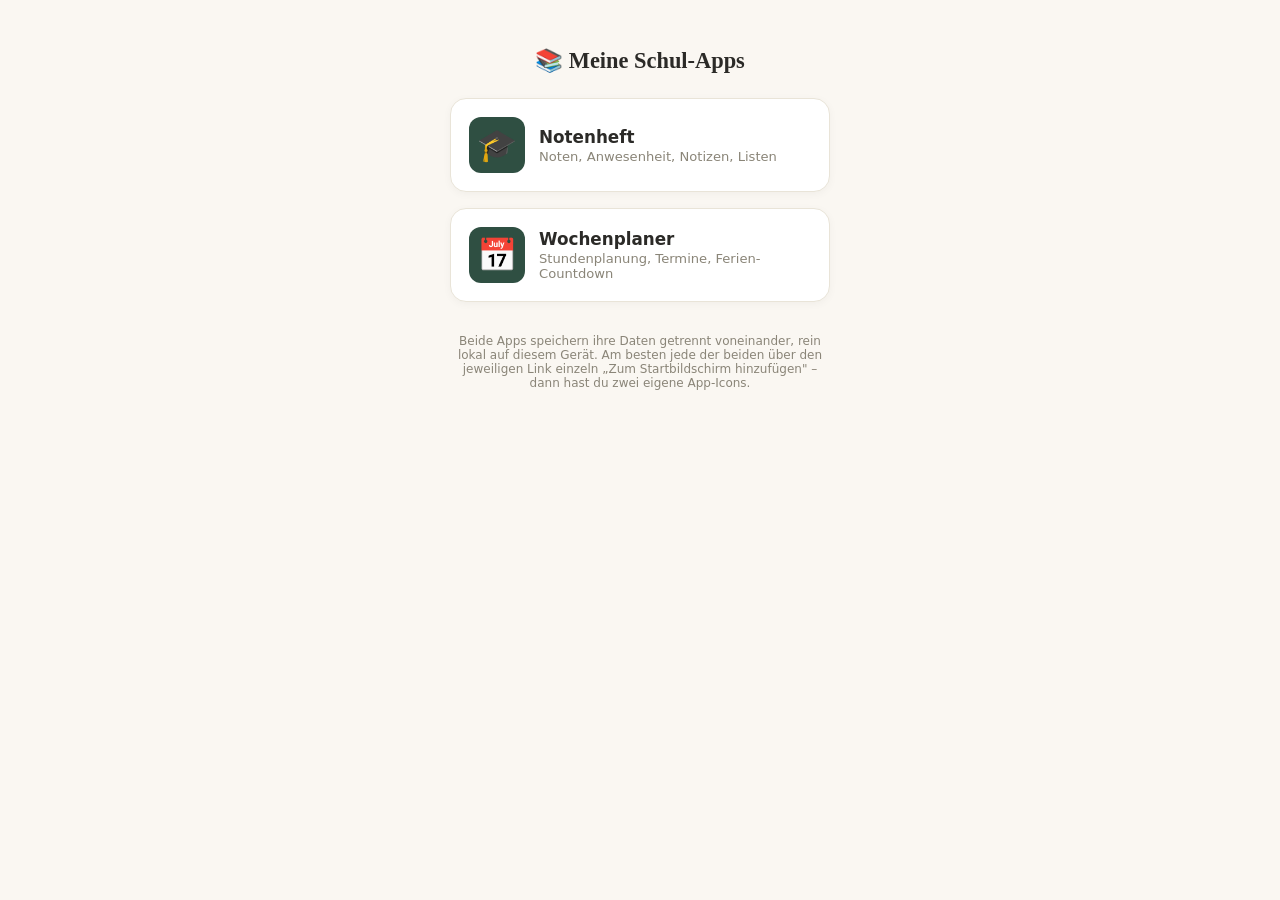
<file: index.html>
<!DOCTYPE html>
<html lang="de">
<head>
<meta charset="UTF-8" />
<meta name="viewport" content="width=device-width, initial-scale=1" />
<title>Meine Schul-Apps</title>
<style>
  :root {
    --bg: #FAF7F2; --ink: #2b2a27; --muted: #8a8578;
    --card: #ffffff; --card-border: #e9e4d8;
    --green: #2F4F42; --mustard: #C99A3E;
  }
  * { box-sizing: border-box; }
  body {
    margin: 0; background: var(--bg); color: var(--ink);
    font-family: ui-sans-serif, system-ui, -apple-system, "Segoe UI", sans-serif;
    display: flex; flex-direction: column; align-items: center; min-height: 100vh; padding: 32px 16px;
  }
  h1 { font-family: ui-serif, Georgia, serif; font-size: 1.4rem; margin-bottom: 24px; text-align: center; }
  .cards { display: flex; flex-direction: column; gap: 16px; width: 100%; max-width: 380px; }
  a.card {
    display: flex; align-items: center; gap: 14px; background: var(--card); border: 1px solid var(--card-border);
    border-radius: 16px; padding: 18px; text-decoration: none; color: var(--ink);
    box-shadow: 0 2px 8px rgba(0,0,0,0.04);
  }
  a.card .icon { font-size: 2rem; background: var(--green); color: #fff; width: 56px; height: 56px; border-radius: 12px; display: flex; align-items: center; justify-content: center; flex-shrink: 0; }
  a.card .text h2 { margin: 0 0 2px; font-size: 1.05rem; }
  a.card .text p { margin: 0; font-size: 0.82rem; color: var(--muted); }
  footer { margin-top: 32px; font-size: 0.75rem; color: var(--muted); text-align: center; max-width: 380px; }
</style>
</head>
<body>
<h1>📚 Meine Schul-Apps</h1>
<div class="cards">
  <a class="card" href="notenheft/index.html">
    <div class="icon">🎓</div>
    <div class="text"><h2>Notenheft</h2><p>Noten, Anwesenheit, Notizen, Listen</p></div>
  </a>
  <a class="card" href="wochenplaner/index.html">
    <div class="icon">📅</div>
    <div class="text"><h2>Wochenplaner</h2><p>Stundenplanung, Termine, Ferien-Countdown</p></div>
  </a>
</div>
<footer>Beide Apps speichern ihre Daten getrennt voneinander, rein lokal auf diesem Gerät. Am besten jede der beiden über den jeweiligen Link einzeln „Zum Startbildschirm hinzufügen" – dann hast du zwei eigene App-Icons.</footer>
</body>
</html>
</file>
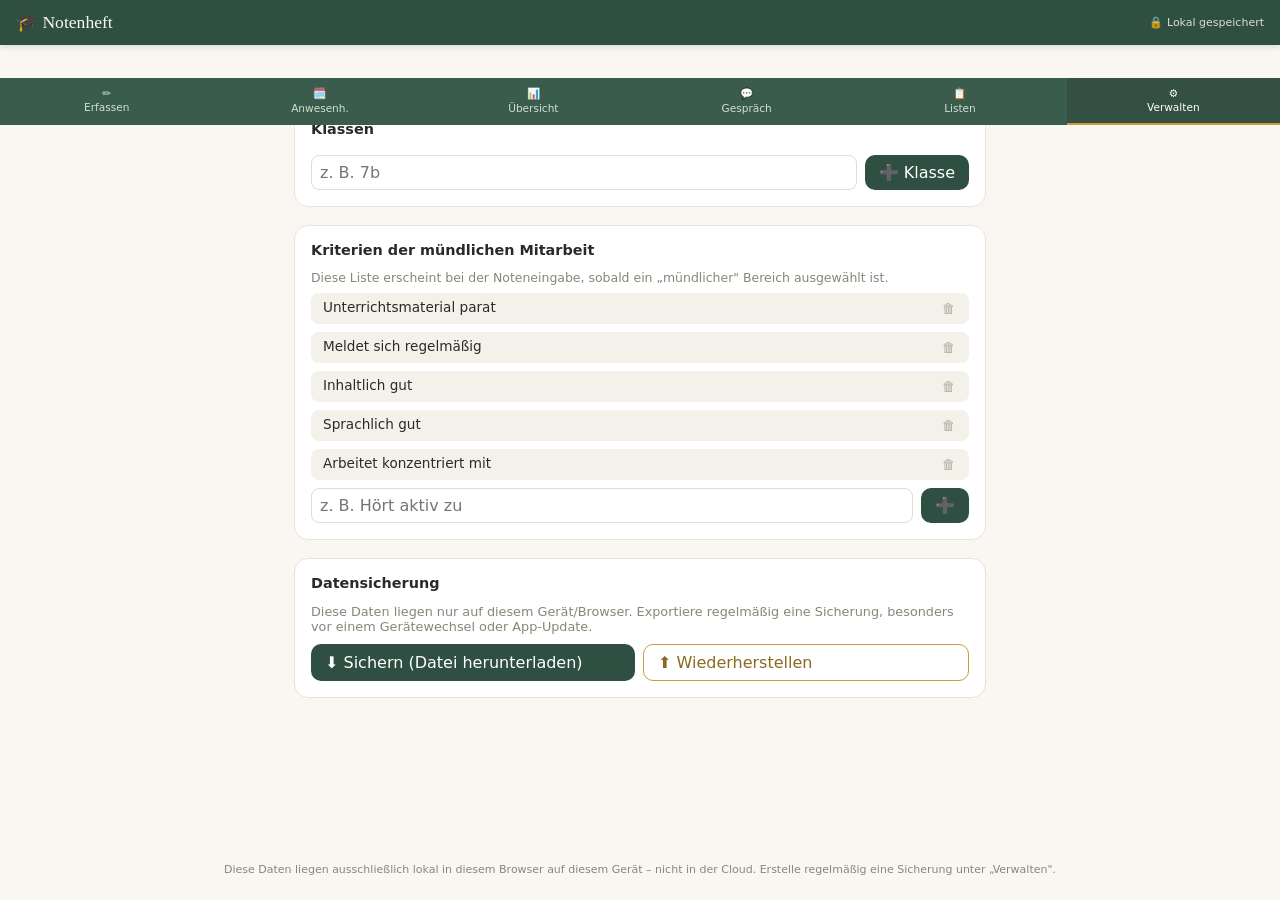
<file: notenheft/index.html>
<!DOCTYPE html>
<html lang="de">
<head>
<meta charset="UTF-8" />
<meta name="viewport" content="width=device-width, initial-scale=1, viewport-fit=cover" />
<title>Notenheft</title>
<meta name="description" content="Offline-Notenheft für Lehrkräfte: Noten erfassen, Zeugnisnoten berechnen, Notizen für Elterngespräche." />

<link rel="manifest" href="manifest.json" />
<meta name="theme-color" content="#2F4F42" />

<!-- iOS: „Zum Home-Bildschirm“ als App-ähnliches Fenster ohne Browserleiste -->
<meta name="apple-mobile-web-app-capable" content="yes" />
<meta name="apple-mobile-web-app-status-bar-style" content="black-translucent" />
<meta name="apple-mobile-web-app-title" content="Notenheft" />
<link rel="apple-touch-icon" href="icons/icon-192.png" />
<link rel="icon" href="icons/icon-192.png" />

<link rel="stylesheet" href="styles.css" />
</head>
<body>
<div id="app">Wird geladen …</div>

<script src="app.js" defer></script>
<script>
  if ('serviceWorker' in navigator) {
    window.addEventListener('load', () => {
      navigator.serviceWorker.register('sw.js').catch(function (err) {
        console.warn('Service Worker konnte nicht registriert werden:', err);
      });
    });
  }
</script>
</body>
</html>
</file>
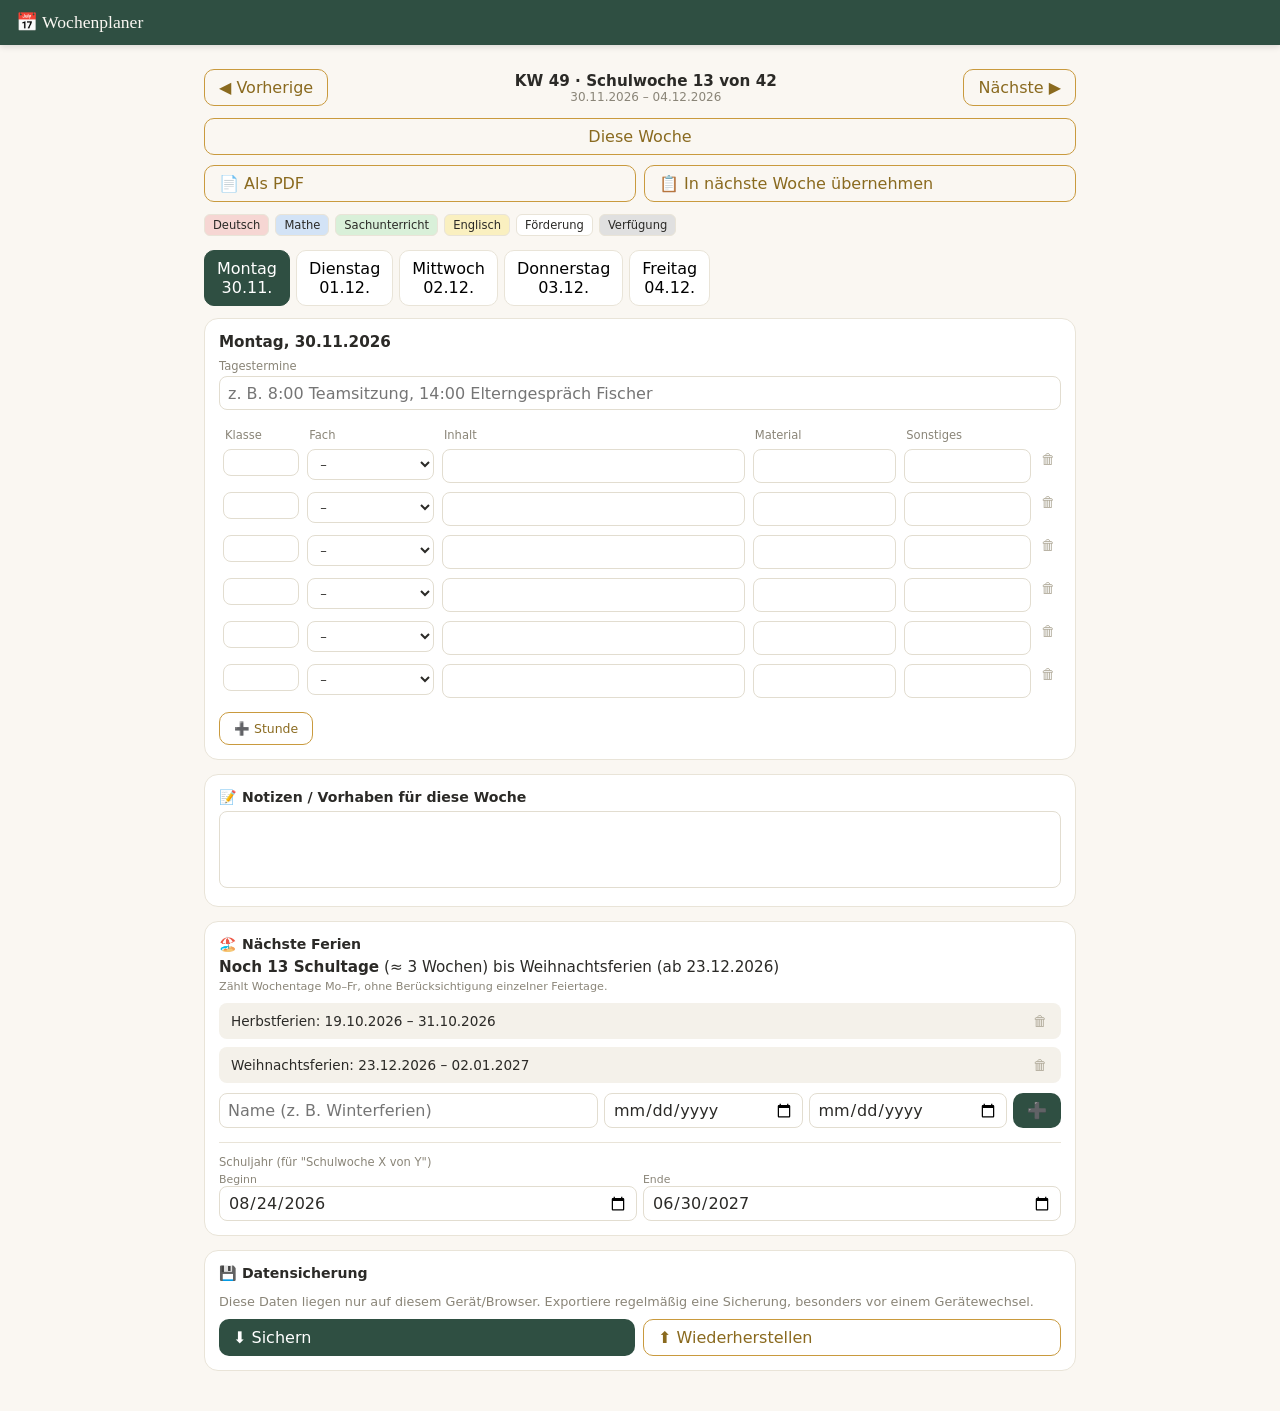
<file: wochenplaner/index.html>
<!DOCTYPE html>
<html lang="de">
<head>
<meta charset="UTF-8" />
<meta name="viewport" content="width=device-width, initial-scale=1, viewport-fit=cover" />
<title>Wochenplaner</title>
<meta name="description" content="Offline-Wochenplaner für Lehrkräfte: Stundenplanung, Tagestermine, Ferien-Countdown." />

<link rel="manifest" href="manifest.json" />
<meta name="theme-color" content="#2F4F42" />

<meta name="apple-mobile-web-app-capable" content="yes" />
<meta name="apple-mobile-web-app-status-bar-style" content="black-translucent" />
<meta name="apple-mobile-web-app-title" content="Wochenplaner" />
<link rel="apple-touch-icon" href="icons/icon-192.png" />
<link rel="icon" href="icons/icon-192.png" />

<link rel="stylesheet" href="styles.css" />
</head>
<body>
<div id="app">Wird geladen …</div>

<script src="app.js" defer></script>
<script>
  if ('serviceWorker' in navigator) {
    window.addEventListener('load', () => {
      navigator.serviceWorker.register('sw.js').catch(function (err) {
        console.warn('Service Worker konnte nicht registriert werden:', err);
      });
    });
  }
</script>
</body>
</html>
</file>
<file: notenheft/styles.css>
:root {
  --bg: #FAF7F2; --ink: #2b2a27; --muted: #8a8578; --muted-light: #b3ad9d;
  --card: #ffffff; --card-border: #e9e4d8; --pill-bg: #F4F1EA;
  --green: #2F4F42; --green-dark: #264238; --green-nav: #3a5c4c; --green-nav-active: #345043;
  --mustard: #C99A3E; --mustard-dark: #b8872f;
  --grade-low-bg: #e8f0e6; --grade-low-text: #3a5c3f;
  --grade-mid-bg: #faf1dc; --grade-mid-text: #8a6a1f;
  --grade-high-bg: #f6e6e3; --grade-high-text: #9c3f33;
  --muendlich-bg: #e6eef2; --muendlich-text: #3a6a80;
  --schriftlich-bg: #f0e6f2; --schriftlich-text: #6a3a80;
}
* { box-sizing: border-box; }
html, body { margin: 0; padding: 0; }
body { background: var(--bg); color: var(--ink); font-family: ui-sans-serif, system-ui, -apple-system, "Segoe UI", sans-serif; -webkit-tap-highlight-color: transparent; }
h1, h2, h3, .serif { font-family: ui-serif, Georgia, serif; }
#app { min-height: 100vh; display: flex; flex-direction: column; }
header.app-header { background: var(--green); color: var(--bg); padding: 12px 16px; display: flex; align-items: center; justify-content: space-between; position: sticky; top: 0; z-index: 20; box-shadow: 0 2px 6px rgba(0,0,0,0.12); }
header.app-header .title { display:flex; align-items:center; gap:8px; font-size: 1.1rem; }
.save-indicator { font-size: 11px; opacity: 0.85; }
nav.app-nav { background: var(--green-nav); color: #cfe0d5; display: flex; font-size: 0.66rem; position: sticky; top: 78px; z-index: 10; }
nav.app-nav button { flex: 1; border: none; background: transparent; color: inherit; padding: 9px 2px; border-bottom: 2px solid transparent; display: flex; flex-direction: column; align-items: center; gap: 2px; cursor: pointer; font: inherit; }
nav.app-nav button.active { color: #fff; background: var(--green-nav-active); border-bottom-color: var(--mustard); }
main { flex: 1; padding: 12px 14px 32px; max-width: 720px; margin: 0 auto; width: 100%; }
footer.app-footer { text-align: center; font-size: 11px; color: var(--muted); padding: 12px 16px 24px; }
.card { background: var(--card); border: 1px solid var(--card-border); border-radius: 14px; }
.muted { color: var(--muted); }
.muted-light { color: var(--muted-light); }
.btn { border: none; border-radius: 10px; padding: 8px 14px; font-size: 0.88rem; cursor: pointer; display: inline-flex; align-items: center; gap: 6px; font: inherit; }
.btn-primary { background: var(--green); color: #fff; }
.btn-primary:hover { background: var(--green-dark); }
.btn-accent { background: var(--mustard); color: #fff; }
.btn-accent:hover { background: var(--mustard-dark); }
.btn-outline { background: transparent; border: 1px solid var(--mustard); color: var(--grade-mid-text); }
.btn-outline:hover { background: var(--grade-mid-bg); }
.btn-block { width: 100%; justify-content: center; }
.icon-btn { background: none; border: none; cursor: pointer; color: var(--muted-light); padding: 2px; }
.icon-btn:hover { color: var(--grade-high-text); }
input, select, textarea { font: inherit; border: 1px solid #e2ddd0; border-radius: 8px; padding: 6px 8px; background: #fff; color: var(--ink); }
textarea { width: 100%; resize: vertical; }
.pill-row { display: flex; gap: 8px; overflow-x: auto; padding-bottom: 4px; }
.pill { padding: 6px 14px; border-radius: 999px; font-size: 0.85rem; white-space: nowrap; border: 1px solid #e2ddd0; background: #fff; color: var(--ink); cursor: pointer; font: inherit; }
.pill.active { background: var(--green); color: #fff; border-color: var(--green); }
.pill.small { padding: 4px 10px; font-size: 0.75rem; background: var(--pill-bg); }
.pill.small.active { background: var(--mustard); color: #fff; border-color: var(--mustard); }
.chip { display: inline-flex; align-items: center; gap: 4px; border-radius: 999px; padding: 2px 8px; font-size: 0.75rem; font-weight: 600; }
.chip.low { background: var(--grade-low-bg); color: var(--grade-low-text); }
.chip.mid { background: var(--grade-mid-bg); color: var(--grade-mid-text); }
.chip.high { background: var(--grade-high-bg); color: var(--grade-high-text); }
.chip.ka { box-shadow: 0 0 0 2px #c0392b inset; }
.chip button { background: none; border: none; cursor: pointer; opacity: 0.6; color: inherit; padding: 0; display:flex; }
.badge { font-size: 10px; padding: 1px 6px; border-radius: 4px; }
.badge.muendlich { background: var(--muendlich-bg); color: var(--muendlich-text); }
.badge.schriftlich { background: var(--schriftlich-bg); color: var(--schriftlich-text); }
.student-row { border-bottom: 1px solid var(--card-border); }
.student-row:last-child { border-bottom: none; }
.student-row-header { width: 100%; display: flex; align-items: center; justify-content: space-between; padding: 12px 16px; text-align: left; background: none; border: none; cursor: pointer; font: inherit; color: inherit; }
.grade-form { border-top: 1px solid var(--card-border); padding: 14px; background: var(--bg); display: flex; flex-direction: column; gap: 10px; }
.grade-btn-row { display: flex; gap: 6px; flex-wrap: wrap; }
.grade-btn { min-width: 34px; height: 32px; padding: 0 7px; border-radius: 999px; font-size: 0.76rem; font-weight: 600; border: 1px solid #e2ddd0; background: #fff; color: var(--ink); cursor: pointer; flex-shrink:0; }
.grade-btn.selected { background: var(--green); color: #fff; border-color: var(--green); }
.field-label { font-size: 0.75rem; color: var(--muted); margin-bottom: 3px; }
.field { width: 100%; }
details.student-detail { border-bottom: 1px solid var(--card-border); }
details.student-detail:last-child { border-bottom: none; }
details.student-detail summary { padding: 12px 16px; cursor: pointer; display: flex; align-items: center; justify-content: space-between; font-size: 0.9rem; list-style: none; }
details.student-detail summary::-webkit-details-marker { display: none; }
.detail-body { padding: 0 16px 14px; display: flex; flex-direction: column; gap: 8px; }
.bereich-row { display: flex; align-items: center; justify-content: space-between; font-size: 0.78rem; background: var(--pill-bg); border-radius: 6px; padding: 5px 8px; }
.bereich-row.total { font-weight: 600; background: none; padding: 6px 8px 0; }
.section-title { font-size: 0.9rem; font-weight: 600; margin-bottom: 8px; }
section.panel { background: var(--card); border: 1px solid var(--card-border); border-radius: 14px; padding: 16px; margin-bottom: 18px; }
.subject-row-header { display: flex; align-items: center; justify-content: space-between; padding: 8px 10px; }
.subject-row-header button.expand { display: flex; align-items: center; gap: 6px; background: none; border: none; font: inherit; cursor: pointer; text-align: left; flex: 1; }
.note-item { background: var(--pill-bg); border-radius: 8px; padding: 8px 12px; font-size: 0.88rem; display: flex; justify-content: space-between; gap: 8px; }
.note-meta { font-size: 0.72rem; color: var(--muted); margin-bottom: 2px; }
.flex-row { display: flex; gap: 8px; }
.flex-row.wrap { flex-wrap: wrap; }
.flex-1 { flex: 1; min-width: 0; }
.gap-sm > * + * { margin-top: 8px; }
.mode-toggle { display: flex; gap: 6px; margin-bottom: 12px; }
.mode-toggle button { flex: 1; padding: 8px; border-radius: 10px; border: 1px solid var(--card-border); background: #fff; font-size: 0.82rem; cursor: pointer; font: inherit; }
.mode-toggle button.active { background: var(--green); color: #fff; border-color: var(--green); }
.batch-config { display: flex; flex-direction: column; gap: 8px; margin-bottom: 14px; }
.batch-progress { font-size: 0.78rem; color: var(--muted); margin-bottom: 8px; }
.batch-row { display: flex; align-items: center; justify-content: space-between; gap: 8px; padding: 8px 12px; border-bottom: 1px solid var(--card-border); }
.batch-row:last-child { border-bottom: none; }
.batch-row.done { background: #fbf9f4; }
.batch-name { font-size: 0.85rem; font-weight: 500; flex-shrink: 0; min-width: 90px; }
.chip-toggle { padding: 9px 10px; border-radius: 10px; border: 1px solid var(--card-border); background: #fff; font-size: 0.85rem; cursor: pointer; text-align: left; font: inherit; }
.chip-toggle.small { padding: 5px 9px; font-size: 0.75rem; border-radius: 8px; }
.chip-toggle.active { background: var(--mustard); color: #fff; border-color: var(--mustard); }
.chip-toggle.done { background: var(--grade-low-bg); color: var(--grade-low-text); border-color: var(--grade-low-text); }
.att-row { padding: 10px 12px; border-bottom: 1px solid var(--card-border); }
.att-row:last-child { border-bottom: none; }
.att-row-main { display: flex; align-items: center; justify-content: space-between; gap: 8px; flex-wrap: wrap; }
.att-detail { display: flex; align-items: center; gap: 6px; margin-top: 8px; flex-wrap: wrap; padding-left: 4px; }
.list-entry-row { padding: 9px 0; border-bottom: 1px solid var(--card-border); }
.list-entry-row:last-child { border-bottom: none; }
.list-card-header { display: flex; align-items: center; justify-content: space-between; padding: 12px 14px; cursor: pointer; }
.progress-bar { height: 6px; border-radius: 4px; background: var(--pill-bg); overflow: hidden; margin-top: 4px; }
.progress-bar-fill { height: 100%; background: var(--mustard); }
.photo-thumb { width: 42px; height: 42px; object-fit: cover; border-radius: 6px; cursor: pointer; border: 1px solid var(--card-border); vertical-align: middle; }
.photo-block { display: inline-flex; align-items: center; gap: 2px; vertical-align: middle; }
.photo-block .icon-btn { font-size: 0.7rem; padding: 2px; }
.photo-overlay { position: fixed; inset: 0; background: rgba(20,20,18,0.9); display: flex; align-items: center; justify-content: center; z-index: 9999; padding: 24px; }
.photo-overlay img { max-width: 100%; max-height: 100%; border-radius: 10px; box-shadow: 0 8px 30px rgba(0,0,0,0.4); }
.modal-overlay { position: fixed; inset: 0; background: rgba(20,20,18,0.75); display: flex; align-items: center; justify-content: center; z-index: 9998; padding: 20px; }
.empty-state { text-align: center; padding: 32px 20px; margin-top: 20px; }
.bereich-editor-row { display: flex; align-items: center; gap: 6px; background: var(--pill-bg); border-radius: 8px; padding: 6px 8px; margin-bottom: 6px; }
.bereich-editor-row input.name-input { flex: 1; min-width: 0; font-size: 0.78rem; }
.bereich-editor-row select { font-size: 0.78rem; }
.bereich-editor-row input.percent-input { width: 50px; font-size: 0.78rem; }
.backup-buttons { display: flex; gap: 8px; }
.field { width: 100%; }
.field-label { font-size: 0.75rem; color: var(--muted); margin-bottom: 3px; }
#print-area { display: none; }
@media print {
  body > *:not(#print-area) { display: none !important; }
  #print-area { display: block !important; }
  .print-doc { font-family: ui-serif, Georgia, serif; color: #000; }
  .print-doc h1 { font-size: 1.3rem; margin: 0 0 4px; }
  .print-doc h2 { font-size: 1.05rem; margin: 4px 0 8px; }
  .print-doc h3 { font-size: 0.95rem; margin: 14px 0 6px; }
  .print-doc p { font-size: 0.85rem; margin: 0 0 8px; }
  .print-doc table { width: 100%; border-collapse: collapse; margin-bottom: 10px; }
  .print-doc th, .print-doc td { border: 1px solid #999; padding: 4px 6px; font-size: 0.8rem; text-align: left; }
  .print-doc .print-footer { margin-top: 20px; font-size: 0.7rem; color: #555; }
}
</file>
<file: wochenplaner/styles.css>
:root {
  --bg: #FAF7F2; --ink: #2b2a27; --muted: #8a8578; --muted-light: #b3ad9d;
  --card: #ffffff; --card-border: #e9e4d8; --pill-bg: #F4F1EA;
  --green: #2F4F42; --green-dark: #264238; --green-nav: #3a5c4c; --green-nav-active: #345043;
  --mustard: #C99A3E; --mustard-dark: #b8872f;
}
* { box-sizing: border-box; }
html, body { margin: 0; padding: 0; }
body { background: var(--bg); color: var(--ink); font-family: ui-sans-serif, system-ui, -apple-system, "Segoe UI", sans-serif; }
h1, h2, h3, .serif { font-family: ui-serif, Georgia, serif; }
header.app-header { background: var(--green); color: var(--bg); padding: 12px 16px; display: flex; align-items: center; justify-content: space-between; position: sticky; top: 0; z-index: 20; box-shadow: 0 2px 6px rgba(0,0,0,0.12); }
main { padding: 12px 14px 40px; max-width: 900px; margin: 0 auto; }
.card { background: var(--card); border: 1px solid var(--card-border); border-radius: 14px; }
.muted { color: var(--muted); }
.btn { border: none; border-radius: 10px; padding: 8px 14px; font-size: 0.85rem; cursor: pointer; display: inline-flex; align-items: center; gap: 6px; font: inherit; }
.btn-primary { background: var(--green); color: #fff; }
.btn-outline { background: transparent; border: 1px solid var(--mustard); color: #8a6a1f; }
.btn-block { width: 100%; justify-content: center; }
.icon-btn { background: none; border: none; cursor: pointer; color: var(--muted-light); padding: 2px; font-size: 0.9rem; }
input, select, textarea { font: inherit; border: 1px solid #e2ddd0; border-radius: 8px; padding: 6px 8px; background: #fff; color: var(--ink); width: 100%; }
textarea.autosize { resize: none; overflow: hidden; line-height: 1.35; min-height: 34px; }
.week-nav { display: flex; align-items: center; justify-content: space-between; gap: 8px; margin: 12px 0; }
.week-nav .kw-label { font-weight: 600; font-size: 0.95rem; }
.day-tabs { display: flex; gap: 6px; overflow-x: auto; margin-bottom: 12px; }
.day-tabs button { flex-shrink: 0; padding: 8px 12px; border-radius: 10px; border: 1px solid var(--card-border); background: #fff; font-size: 0.8rem; cursor: pointer; font: inherit; text-align: center; }
.day-tabs button.active { background: var(--green); color: #fff; border-color: var(--green); }
table.stunden-table { width: 100%; border-collapse: collapse; font-size: 0.82rem; }
table.stunden-table th { text-align: left; padding: 4px 6px; font-size: 0.72rem; color: var(--muted); font-weight: 500; }
table.stunden-table td { padding: 3px 4px; vertical-align: top; }
table.stunden-table tr { border-radius: 6px; }
table.stunden-table input { font-size: 0.8rem; padding: 5px 6px; }
.section-title { font-size: 0.88rem; font-weight: 600; margin: 14px 0 6px; }
.ferien-row { display: flex; justify-content: space-between; align-items: center; background: var(--pill-bg); border-radius: 8px; padding: 8px 12px; font-size: 0.85rem; margin-bottom: 6px; }
.gap-sm > * + * { margin-top: 8px; }
.flex-row { display: flex; gap: 8px; }
#print-area { display: none; }
@media print {
  body > *:not(#print-area) { display: none !important; }
  #print-area { display: block !important; }
  .print-doc { font-family: ui-serif, Georgia, serif; color: #000; }
  .print-week-table { width: 100%; border-collapse: collapse; table-layout: fixed; }
  .print-week-table td { border: 1px solid #999; vertical-align: top; padding: 4px; width: 20%; }
  .print-day-header { font-weight: bold; font-size: 0.85rem; margin-bottom: 4px; }
  .print-termine { font-size: 0.7rem; font-style: italic; margin-bottom: 6px; }
  .print-stunden-table { width: 100%; border-collapse: collapse; font-size: 0.65rem; }
  .print-stunden-table td, .print-stunden-table th { border: 1px solid #ccc; padding: 2px 3px; }
}
</file>
